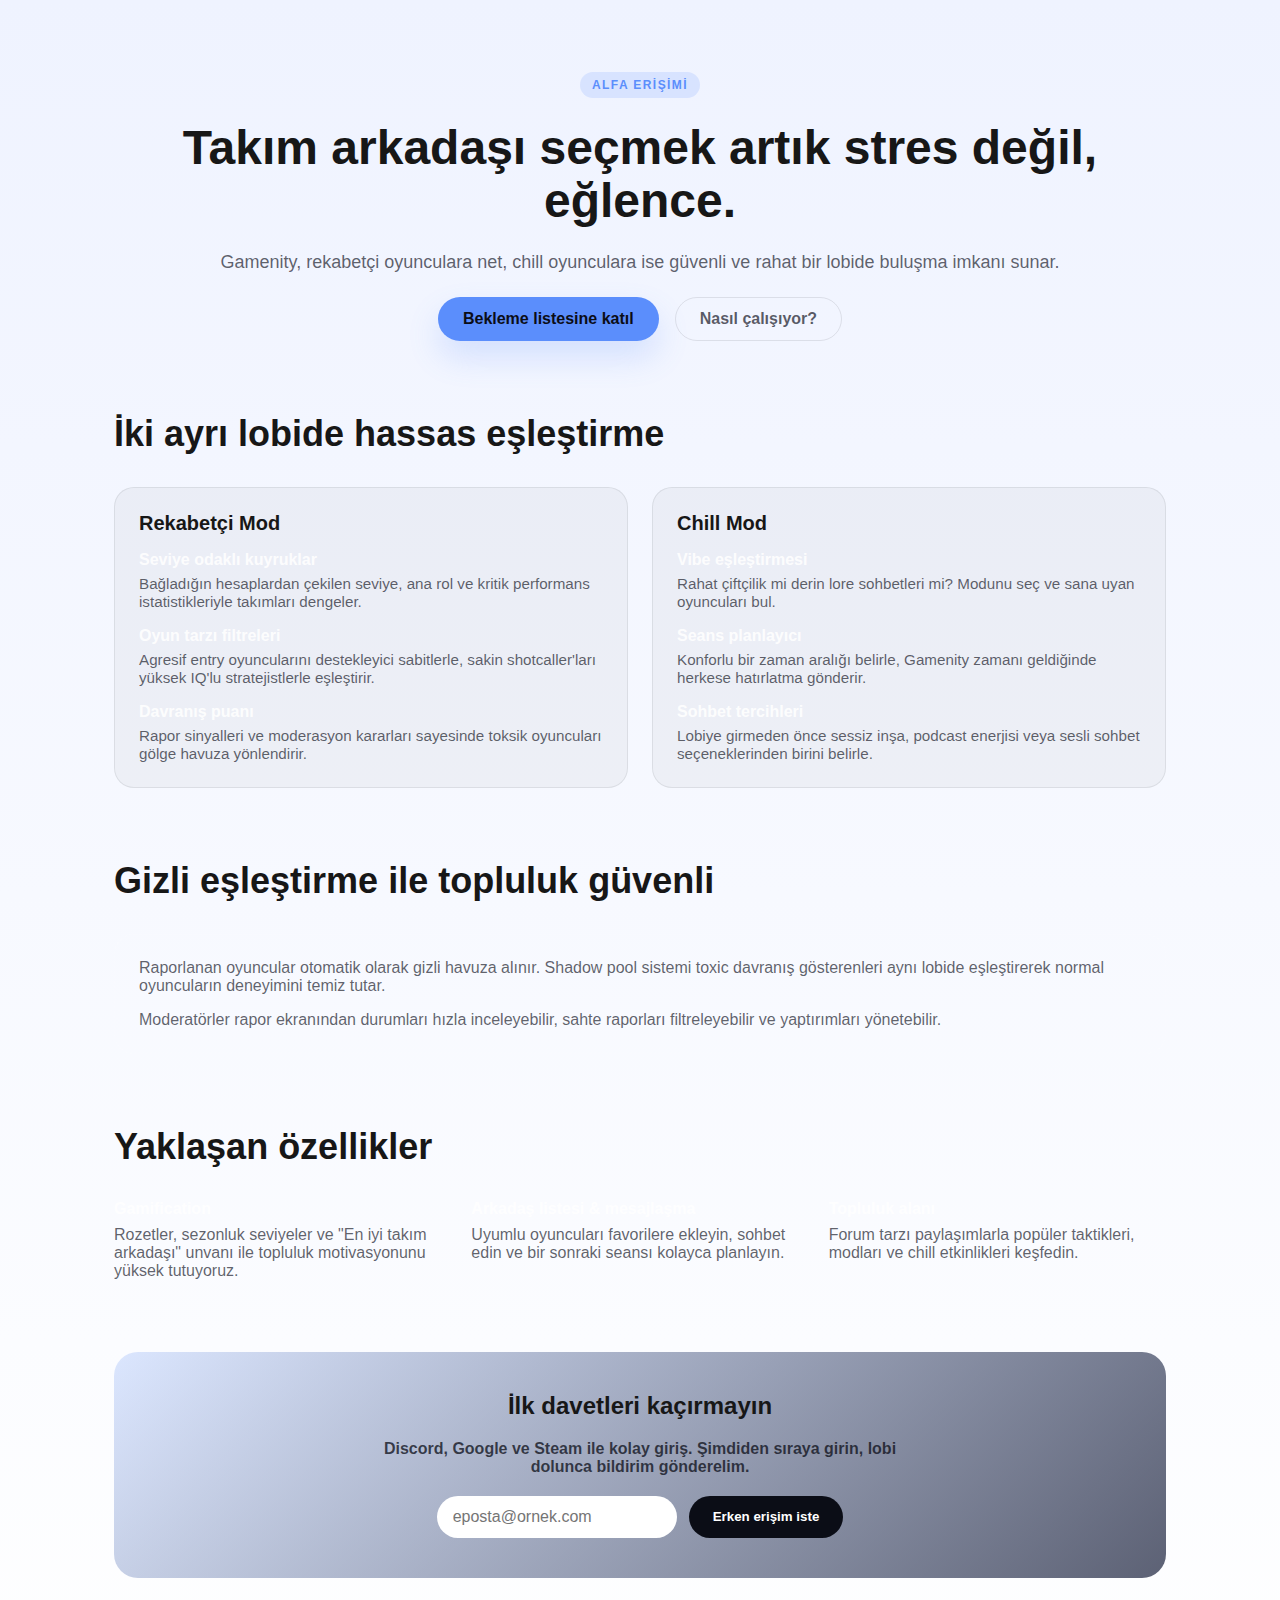
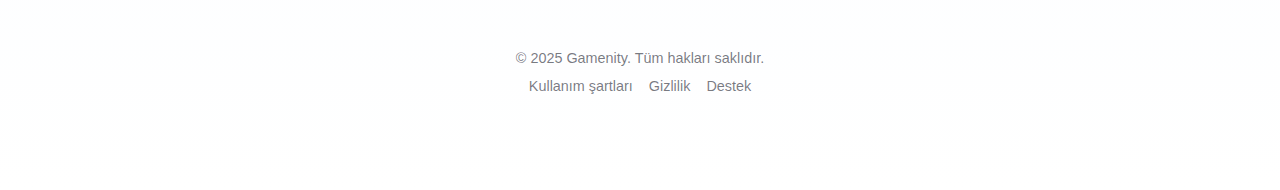
<file: index.html>
<!DOCTYPE html>
<html lang="tr">
  <head>
    <meta charset="utf-8" />
    <meta name="viewport" content="width=device-width, initial-scale=1" />
    <title>Gamenity | Rekabetçi ve chill oyuncular için akıllı eşleştirme</title>
    <meta
      name="description"
      content="Gamenity, Valorant, LoL, CS2 gibi rekabetçi oyunlarda ve Stardew Valley, Minecraft gibi chill deneyimlerde doğru takım arkadaşını bulmanızı sağlayan eşleştirme platformudur."
    />
    <link rel="stylesheet" href="style.css" />
  </head>
  <body>
    <div class="wrapper">
      <header class="hero">
        <span class="beta-pill">Alfa erişimi</span>
        <h1 class="headline">Takım arkadaşı seçmek artık stres değil, eğlence.</h1>
        <p class="tagline">
          Gamenity, rekabetçi oyunculara net, chill oyunculara ise güvenli ve rahat bir lobide buluşma imkanı sunar.
        </p>
        <div class="cta-row">
          <a href="#waitlist" class="primary-cta">Bekleme listesine katıl</a>
          <a href="#how-it-works" class="secondary-cta">Nasıl çalışıyor?</a>
        </div>
      </header>

      <section id="how-it-works" class="section">
        <h2>İki ayrı lobide hassas eşleştirme</h2>
        <div class="feature-grid">
          <article class="feature-card">
            <h3>Rekabetçi Mod</h3>
            <ul>
              <li>
                <strong>Seviye odaklı kuyruklar</strong>
                <span>Bağladığın hesaplardan çekilen seviye, ana rol ve kritik performans istatistikleriyle takımları dengeler.</span>
              </li>
              <li>
                <strong>Oyun tarzı filtreleri</strong>
                <span>Agresif entry oyuncularını destekleyici sabitlerle, sakin shotcaller'ları yüksek IQ'lu stratejistlerle eşleştirir.</span>
              </li>
              <li>
                <strong>Davranış puanı</strong>
                <span>Rapor sinyalleri ve moderasyon kararları sayesinde toksik oyuncuları gölge havuza yönlendirir.</span>
              </li>
            </ul>
          </article>
          <article class="feature-card">
            <h3>Chill Mod</h3>
            <ul>
              <li>
                <strong>Vibe eşleştirmesi</strong>
                <span>Rahat çiftçilik mi derin lore sohbetleri mi? Modunu seç ve sana uyan oyuncuları bul.</span>
              </li>
              <li>
                <strong>Seans planlayıcı</strong>
                <span>Konforlu bir zaman aralığı belirle, Gamenity zamanı geldiğinde herkese hatırlatma gönderir.</span>
              </li>
              <li>
                <strong>Sohbet tercihleri</strong>
                <span>Lobiye girmeden önce sessiz inşa, podcast enerjisi veya sesli sohbet seçeneklerinden birini belirle.</span>
              </li>
            </ul>
          </article>
        </div>
      </section>

      <section class="section">
        <h2>Gizli eşleştirme ile topluluk güvenli</h2>
        <div class="shadow-pool">
          <p>
            Raporlanan oyuncular otomatik olarak gizli havuza alınır. Shadow pool sistemi toxic davranış gösterenleri aynı lobide eşleştirerek normal oyuncuların deneyimini temiz tutar.
          </p>
          <p>
            Moderatörler rapor ekranından durumları hızla inceleyebilir, sahte raporları filtreleyebilir ve yaptırımları yönetebilir.
          </p>
        </div>
      </section>

      <section class="section">
        <h2>Yaklaşan özellikler</h2>
        <div class="roadmap">
          <div>
            <h4>Gamification</h4>
            <p>Rozetler, sezonluk seviyeler ve "En iyi takım arkadaşı" unvanı ile topluluk motivasyonunu yüksek tutuyoruz.</p>
          </div>
          <div>
            <h4>Arkadaş listesi &amp; mesajlaşma</h4>
            <p>Uyumlu oyuncuları favorilere ekleyin, sohbet edin ve bir sonraki seansı kolayca planlayın.</p>
          </div>
          <div>
            <h4>Topluluk alanı</h4>
            <p>Forum tarzı paylaşımlarla popüler taktikleri, modları ve chill etkinlikleri keşfedin.</p>
          </div>
        </div>
      </section>

      <section id="waitlist" class="waitlist">
        <h2>İlk davetleri kaçırmayın</h2>
        <p>Discord, Google ve Steam ile kolay giriş. Şimdiden sıraya girin, lobi dolunca bildirim gönderelim.</p>
        <form class="waitlist-form">
          <label class="visually-hidden" for="email">E-posta adresi</label>
          <input id="email" type="email" placeholder="eposta@ornek.com" required />
          <button type="submit">Erken erişim iste</button>
        </form>
      </section>

      <footer class="footer">
        <span>© 2025 Gamenity. Tüm hakları saklıdır.</span>
        <nav>
          <a href="#">Kullanım şartları</a>
          <a href="#">Gizlilik</a>
          <a href="#how-it-works">Destek</a>
        </nav>
      </footer>
    </div>
  </body>
</html>
</file>
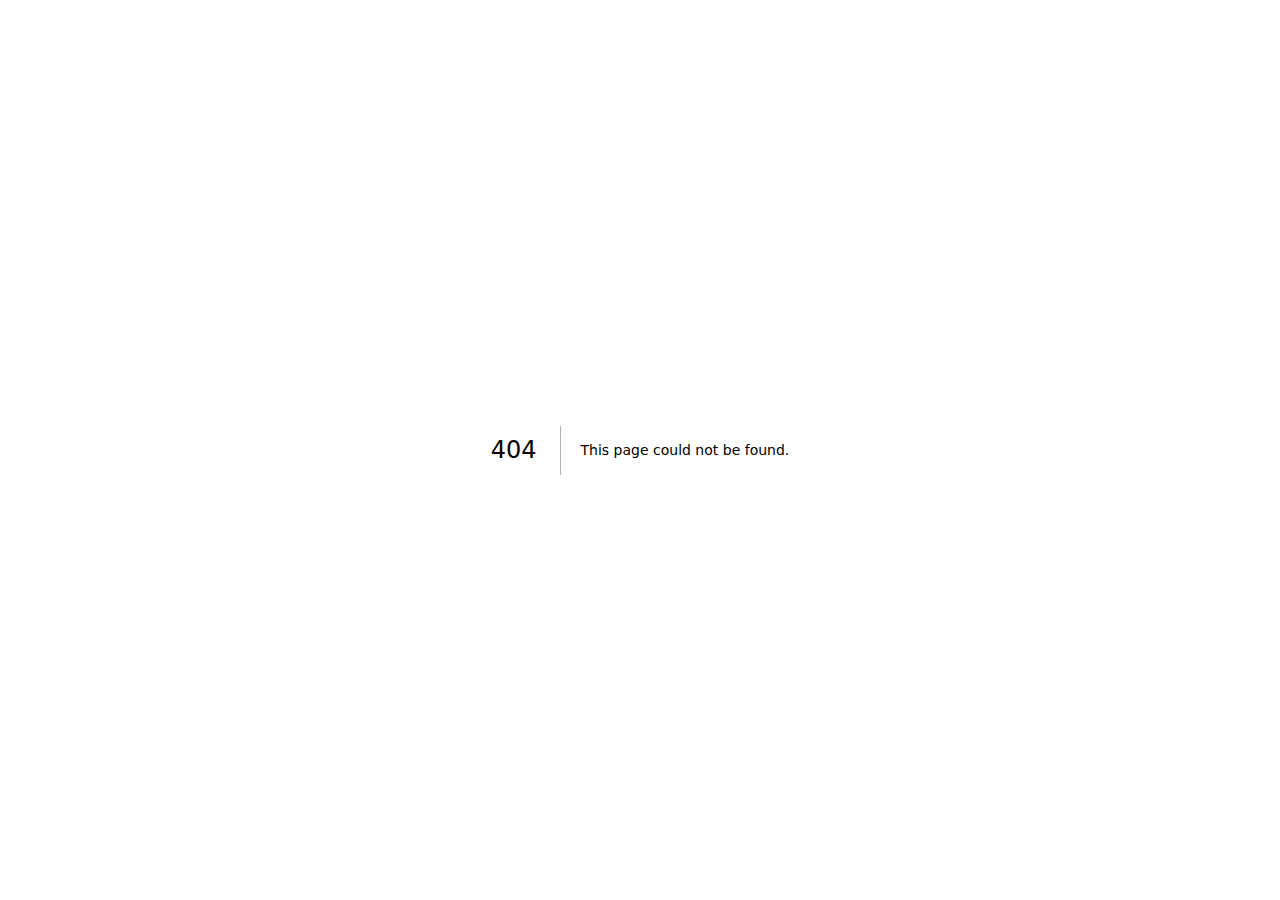
<file: 404/index.html>
<!DOCTYPE html><!--474KJSxjUzL13pkb5TWMB--><html lang="tr"><head><meta charSet="utf-8"/><meta name="viewport" content="width=device-width, initial-scale=1"/><link rel="stylesheet" href="/WebappSecret/_next/static/chunks/81caae21b42961db.css" data-precedence="next"/><link rel="preload" as="script" fetchPriority="low" href="/WebappSecret/_next/static/chunks/6df475d94f99a564.js"/><script src="/WebappSecret/_next/static/chunks/2ef3c797f1bf0398.js" async=""></script><script src="/WebappSecret/_next/static/chunks/aebf89b62689cdc3.js" async=""></script><script src="/WebappSecret/_next/static/chunks/c1b6ab310b19a169.js" async=""></script><script src="/WebappSecret/_next/static/chunks/turbopack-89c6814a2fff22df.js" async=""></script><script src="/WebappSecret/_next/static/chunks/97783b2ca1354324.js" async=""></script><script src="/WebappSecret/_next/static/chunks/144d68bb964dcdb9.js" async=""></script><meta name="robots" content="noindex"/><meta name="next-size-adjust" content=""/><title>404: This page could not be found.</title><title>Gamenity | Rekabetçi ve chill oyuncular için akıllı eşleştirme</title><meta name="description" content="Gamenity, Valorant, LoL, CS2 gibi rekabetçi oyunlarda ve Stardew Valley, Minecraft gibi chill deneyimlerde doğru takım arkadaşını bulmanızı sağlayan eşleştirme platformudur."/><meta property="og:title" content="Gamenity Matchmaking Platform"/><meta property="og:description" content="Rank, tarz ve kişilik tercihlerine göre takım arkadaşı bulun. Chill lobiler için güvenli ve sıcak ortam yaratın."/><meta property="og:type" content="website"/><meta name="twitter:card" content="summary"/><meta name="twitter:title" content="Gamenity Matchmaking Platform"/><meta name="twitter:description" content="Rank, tarz ve kişilik tercihlerine göre takım arkadaşı bulun. Chill lobiler için güvenli ve sıcak ortam yaratın."/><link rel="icon" href="/WebappSecret/favicon.ico?favicon.0b3bf435.ico" sizes="256x256" type="image/x-icon"/><script src="/WebappSecret/_next/static/chunks/a6dad97d9634a72d.js" noModule=""></script></head><body class="geist_a71539c9-module__T19VSG__variable geist_mono_8d43a2aa-module__8Li5zG__variable"><div hidden=""><!--$--><!--/$--></div><div style="font-family:system-ui,&quot;Segoe UI&quot;,Roboto,Helvetica,Arial,sans-serif,&quot;Apple Color Emoji&quot;,&quot;Segoe UI Emoji&quot;;height:100vh;text-align:center;display:flex;flex-direction:column;align-items:center;justify-content:center"><div><style>body{color:#000;background:#fff;margin:0}.next-error-h1{border-right:1px solid rgba(0,0,0,.3)}@media (prefers-color-scheme:dark){body{color:#fff;background:#000}.next-error-h1{border-right:1px solid rgba(255,255,255,.3)}}</style><h1 class="next-error-h1" style="display:inline-block;margin:0 20px 0 0;padding:0 23px 0 0;font-size:24px;font-weight:500;vertical-align:top;line-height:49px">404</h1><div style="display:inline-block"><h2 style="font-size:14px;font-weight:400;line-height:49px;margin:0">This page could not be found.</h2></div></div></div><!--$--><!--/$--><script src="/WebappSecret/_next/static/chunks/6df475d94f99a564.js" id="_R_" async=""></script><script>(self.__next_f=self.__next_f||[]).push([0])</script><script>self.__next_f.push([1,"1:\"$Sreact.fragment\"\n2:I[27702,[\"/WebappSecret/_next/static/chunks/97783b2ca1354324.js\",\"/WebappSecret/_next/static/chunks/144d68bb964dcdb9.js\"],\"default\"]\n3:I[78771,[\"/WebappSecret/_next/static/chunks/97783b2ca1354324.js\",\"/WebappSecret/_next/static/chunks/144d68bb964dcdb9.js\"],\"default\"]\n4:I[26905,[\"/WebappSecret/_next/static/chunks/97783b2ca1354324.js\",\"/WebappSecret/_next/static/chunks/144d68bb964dcdb9.js\"],\"OutletBoundary\"]\n6:I[58136,[\"/WebappSecret/_next/static/chunks/97783b2ca1354324.js\",\"/WebappSecret/_next/static/chunks/144d68bb964dcdb9.js\"],\"AsyncMetadataOutlet\"]\n8:I[26905,[\"/WebappSecret/_next/static/chunks/97783b2ca1354324.js\",\"/WebappSecret/_next/static/chunks/144d68bb964dcdb9.js\"],\"ViewportBoundary\"]\na:I[26905,[\"/WebappSecret/_next/static/chunks/97783b2ca1354324.js\",\"/WebappSecret/_next/static/chunks/144d68bb964dcdb9.js\"],\"MetadataBoundary\"]\nb:\"$Sreact.suspense\"\nd:I[96674,[\"/WebappSecret/_next/static/chunks/97783b2ca1354324.js\",\"/WebappSecret/_next/static/chunks/144d68bb964dcdb9.js\"],\"default\"]\n:HL[\"/WebappSecret/_next/static/chunks/81caae21b42961db.css\",\"style\"]\n"])</script><script>self.__next_f.push([1,"0:{\"P\":null,\"b\":\"474KJSxjUzL13pkb5TWMB\",\"p\":\"/WebappSecret\",\"c\":[\"\",\"_not-found\",\"\"],\"i\":false,\"f\":[[[\"\",{\"children\":[\"/_not-found\",{\"children\":[\"__PAGE__\",{}]}]},\"$undefined\",\"$undefined\",true],[\"\",[\"$\",\"$1\",\"c\",{\"children\":[[[\"$\",\"link\",\"0\",{\"rel\":\"stylesheet\",\"href\":\"/WebappSecret/_next/static/chunks/81caae21b42961db.css\",\"precedence\":\"next\",\"crossOrigin\":\"$undefined\",\"nonce\":\"$undefined\"}]],[\"$\",\"html\",null,{\"lang\":\"tr\",\"children\":[\"$\",\"body\",null,{\"className\":\"geist_a71539c9-module__T19VSG__variable geist_mono_8d43a2aa-module__8Li5zG__variable\",\"children\":[\"$\",\"$L2\",null,{\"parallelRouterKey\":\"children\",\"error\":\"$undefined\",\"errorStyles\":\"$undefined\",\"errorScripts\":\"$undefined\",\"template\":[\"$\",\"$L3\",null,{}],\"templateStyles\":\"$undefined\",\"templateScripts\":\"$undefined\",\"notFound\":[[[\"$\",\"title\",null,{\"children\":\"404: This page could not be found.\"}],[\"$\",\"div\",null,{\"style\":{\"fontFamily\":\"system-ui,\\\"Segoe UI\\\",Roboto,Helvetica,Arial,sans-serif,\\\"Apple Color Emoji\\\",\\\"Segoe UI Emoji\\\"\",\"height\":\"100vh\",\"textAlign\":\"center\",\"display\":\"flex\",\"flexDirection\":\"column\",\"alignItems\":\"center\",\"justifyContent\":\"center\"},\"children\":[\"$\",\"div\",null,{\"children\":[[\"$\",\"style\",null,{\"dangerouslySetInnerHTML\":{\"__html\":\"body{color:#000;background:#fff;margin:0}.next-error-h1{border-right:1px solid rgba(0,0,0,.3)}@media (prefers-color-scheme:dark){body{color:#fff;background:#000}.next-error-h1{border-right:1px solid rgba(255,255,255,.3)}}\"}}],[\"$\",\"h1\",null,{\"className\":\"next-error-h1\",\"style\":{\"display\":\"inline-block\",\"margin\":\"0 20px 0 0\",\"padding\":\"0 23px 0 0\",\"fontSize\":24,\"fontWeight\":500,\"verticalAlign\":\"top\",\"lineHeight\":\"49px\"},\"children\":404}],[\"$\",\"div\",null,{\"style\":{\"display\":\"inline-block\"},\"children\":[\"$\",\"h2\",null,{\"style\":{\"fontSize\":14,\"fontWeight\":400,\"lineHeight\":\"49px\",\"margin\":0},\"children\":\"This page could not be found.\"}]}]]}]}]],[]],\"forbidden\":\"$undefined\",\"unauthorized\":\"$undefined\"}]}]}]]}],{\"children\":[\"/_not-found\",[\"$\",\"$1\",\"c\",{\"children\":[null,[\"$\",\"$L2\",null,{\"parallelRouterKey\":\"children\",\"error\":\"$undefined\",\"errorStyles\":\"$undefined\",\"errorScripts\":\"$undefined\",\"template\":[\"$\",\"$L3\",null,{}],\"templateStyles\":\"$undefined\",\"templateScripts\":\"$undefined\",\"notFound\":\"$undefined\",\"forbidden\":\"$undefined\",\"unauthorized\":\"$undefined\"}]]}],{\"children\":[\"__PAGE__\",[\"$\",\"$1\",\"c\",{\"children\":[[[\"$\",\"title\",null,{\"children\":\"404: This page could not be found.\"}],[\"$\",\"div\",null,{\"style\":\"$0:f:0:1:1:props:children:1:props:children:props:children:props:notFound:0:1:props:style\",\"children\":[\"$\",\"div\",null,{\"children\":[[\"$\",\"style\",null,{\"dangerouslySetInnerHTML\":{\"__html\":\"body{color:#000;background:#fff;margin:0}.next-error-h1{border-right:1px solid rgba(0,0,0,.3)}@media (prefers-color-scheme:dark){body{color:#fff;background:#000}.next-error-h1{border-right:1px solid rgba(255,255,255,.3)}}\"}}],[\"$\",\"h1\",null,{\"className\":\"next-error-h1\",\"style\":\"$0:f:0:1:1:props:children:1:props:children:props:children:props:notFound:0:1:props:children:props:children:1:props:style\",\"children\":404}],[\"$\",\"div\",null,{\"style\":\"$0:f:0:1:1:props:children:1:props:children:props:children:props:notFound:0:1:props:children:props:children:2:props:style\",\"children\":[\"$\",\"h2\",null,{\"style\":\"$0:f:0:1:1:props:children:1:props:children:props:children:props:notFound:0:1:props:children:props:children:2:props:children:props:style\",\"children\":\"This page could not be found.\"}]}]]}]}]],null,[\"$\",\"$L4\",null,{\"children\":[\"$L5\",[\"$\",\"$L6\",null,{\"promise\":\"$@7\"}]]}]]}],{},null,false]},null,false]},null,false],[\"$\",\"$1\",\"h\",{\"children\":[[\"$\",\"meta\",null,{\"name\":\"robots\",\"content\":\"noindex\"}],[[\"$\",\"$L8\",null,{\"children\":\"$L9\"}],[\"$\",\"meta\",null,{\"name\":\"next-size-adjust\",\"content\":\"\"}]],[\"$\",\"$La\",null,{\"children\":[\"$\",\"div\",null,{\"hidden\":true,\"children\":[\"$\",\"$b\",null,{\"fallback\":null,\"children\":\"$Lc\"}]}]}]]}],false]],\"m\":\"$undefined\",\"G\":[\"$d\",\"$undefined\"],\"s\":false,\"S\":true}\n"])</script><script>self.__next_f.push([1,"9:[[\"$\",\"meta\",\"0\",{\"charSet\":\"utf-8\"}],[\"$\",\"meta\",\"1\",{\"name\":\"viewport\",\"content\":\"width=device-width, initial-scale=1\"}]]\n5:null\n"])</script><script>self.__next_f.push([1,"e:I[35695,[\"/WebappSecret/_next/static/chunks/97783b2ca1354324.js\",\"/WebappSecret/_next/static/chunks/144d68bb964dcdb9.js\"],\"IconMark\"]\n"])</script><script>self.__next_f.push([1,"7:{\"metadata\":[[\"$\",\"title\",\"0\",{\"children\":\"Gamenity | Rekabetçi ve chill oyuncular için akıllı eşleştirme\"}],[\"$\",\"meta\",\"1\",{\"name\":\"description\",\"content\":\"Gamenity, Valorant, LoL, CS2 gibi rekabetçi oyunlarda ve Stardew Valley, Minecraft gibi chill deneyimlerde doğru takım arkadaşını bulmanızı sağlayan eşleştirme platformudur.\"}],[\"$\",\"meta\",\"2\",{\"property\":\"og:title\",\"content\":\"Gamenity Matchmaking Platform\"}],[\"$\",\"meta\",\"3\",{\"property\":\"og:description\",\"content\":\"Rank, tarz ve kişilik tercihlerine göre takım arkadaşı bulun. Chill lobiler için güvenli ve sıcak ortam yaratın.\"}],[\"$\",\"meta\",\"4\",{\"property\":\"og:type\",\"content\":\"website\"}],[\"$\",\"meta\",\"5\",{\"name\":\"twitter:card\",\"content\":\"summary\"}],[\"$\",\"meta\",\"6\",{\"name\":\"twitter:title\",\"content\":\"Gamenity Matchmaking Platform\"}],[\"$\",\"meta\",\"7\",{\"name\":\"twitter:description\",\"content\":\"Rank, tarz ve kişilik tercihlerine göre takım arkadaşı bulun. Chill lobiler için güvenli ve sıcak ortam yaratın.\"}],[\"$\",\"link\",\"8\",{\"rel\":\"icon\",\"href\":\"/WebappSecret/favicon.ico?favicon.0b3bf435.ico\",\"sizes\":\"256x256\",\"type\":\"image/x-icon\"}],[\"$\",\"$Le\",\"9\",{}]],\"error\":null,\"digest\":\"$undefined\"}\n"])</script><script>self.__next_f.push([1,"c:\"$7:metadata\"\n"])</script></body></html>
</file>
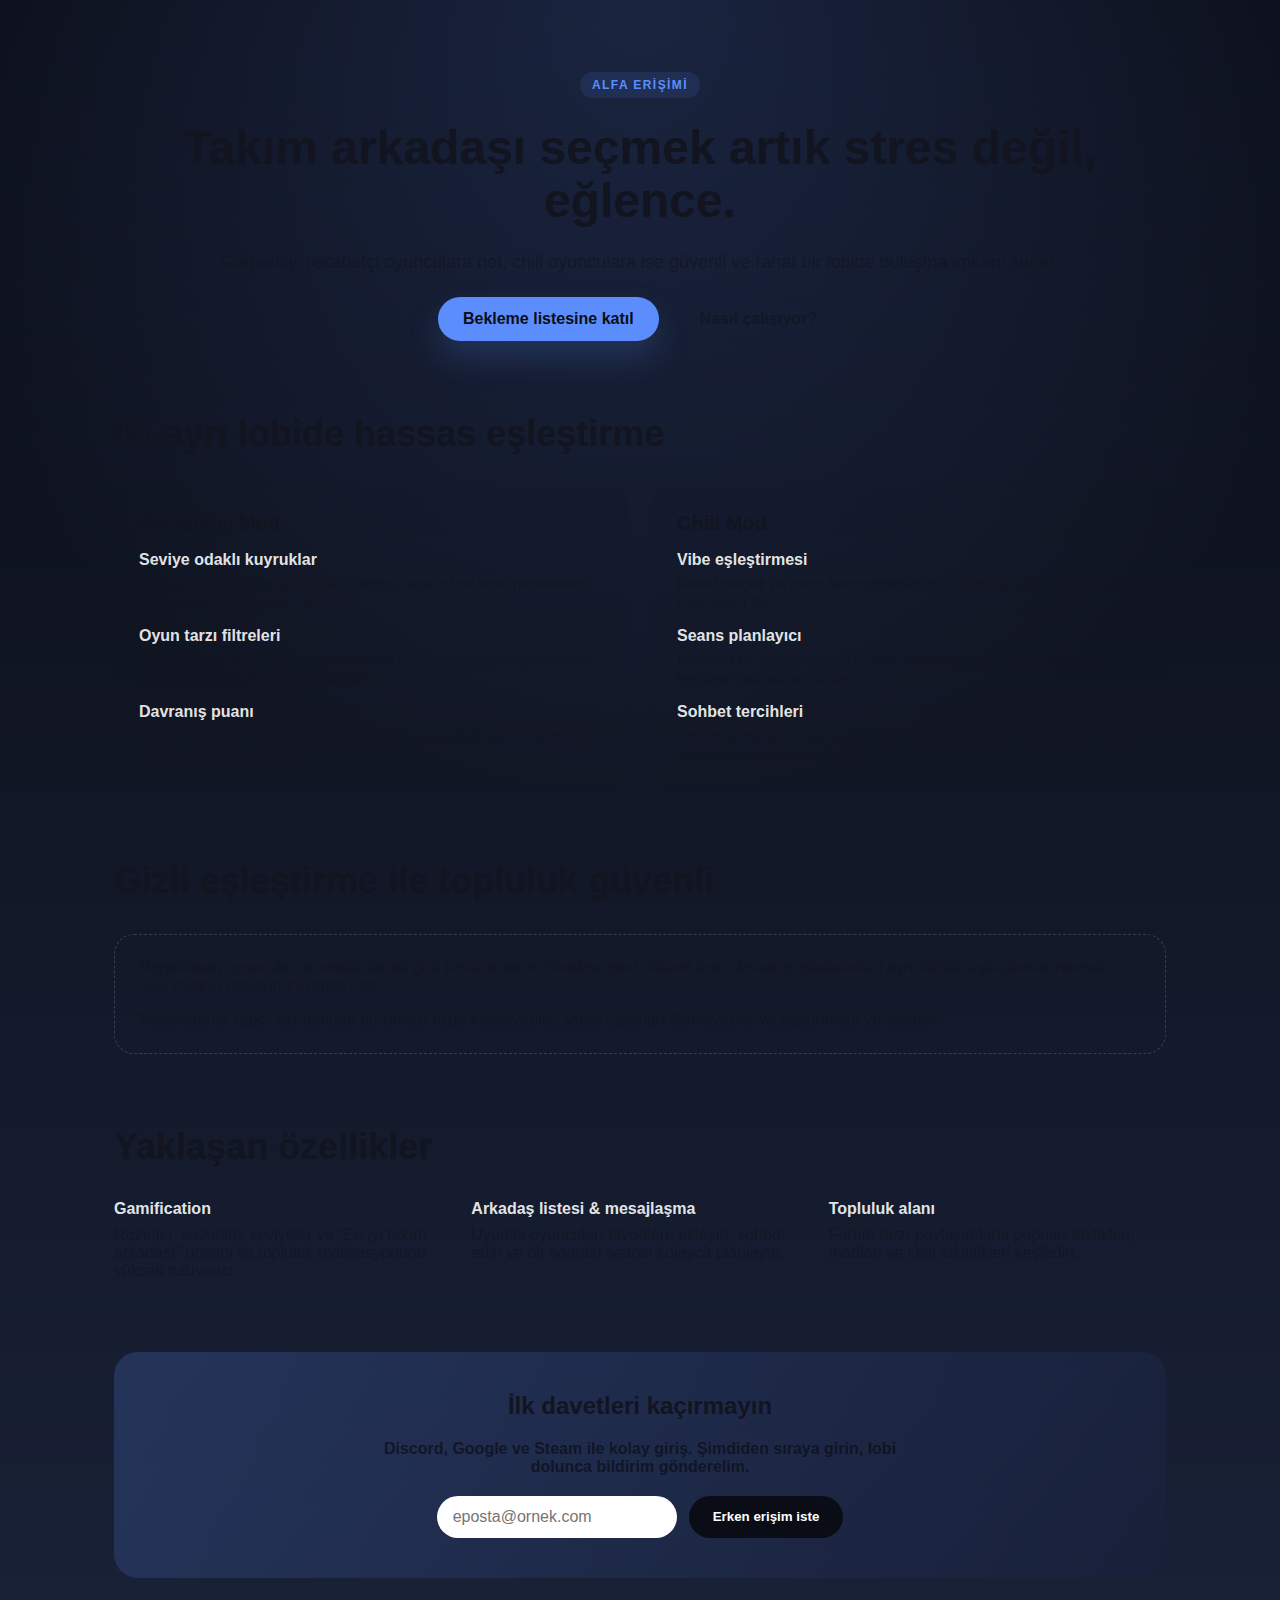
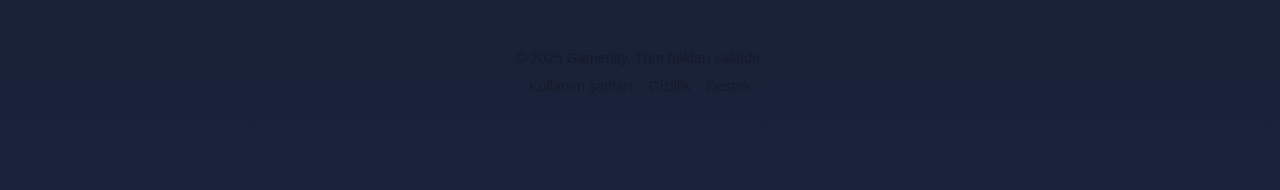
<file: WebappSecret/index.html>
<!DOCTYPE html><!--474KJSxjUzL13pkb5TWMB--><html lang="tr"><head><meta charSet="utf-8"/><meta name="viewport" content="width=device-width, initial-scale=1"/><link rel="preload" href="/WebappSecret/_next/static/media/797e433ab948586e-s.p.dbea232f.woff2" as="font" crossorigin="" type="font/woff2"/><link rel="preload" href="/WebappSecret/_next/static/media/caa3a2e1cccd8315-s.p.853070df.woff2" as="font" crossorigin="" type="font/woff2"/><link rel="stylesheet" href="/WebappSecret/_next/static/chunks/81caae21b42961db.css" data-precedence="next"/><link rel="stylesheet" href="/WebappSecret/_next/static/chunks/30717c908f9c6796.css" data-precedence="next"/><link rel="preload" as="script" fetchPriority="low" href="/WebappSecret/_next/static/chunks/6df475d94f99a564.js"/><script src="/WebappSecret/_next/static/chunks/2ef3c797f1bf0398.js" async=""></script><script src="/WebappSecret/_next/static/chunks/aebf89b62689cdc3.js" async=""></script><script src="/WebappSecret/_next/static/chunks/c1b6ab310b19a169.js" async=""></script><script src="/WebappSecret/_next/static/chunks/turbopack-89c6814a2fff22df.js" async=""></script><script src="/WebappSecret/_next/static/chunks/97783b2ca1354324.js" async=""></script><script src="/WebappSecret/_next/static/chunks/144d68bb964dcdb9.js" async=""></script><script src="/WebappSecret/_next/static/chunks/1f3bc30eab964b4a.js" async=""></script><meta name="next-size-adjust" content=""/><title>Gamenity | Rekabetçi ve chill oyuncular için akıllı eşleştirme</title><meta name="description" content="Gamenity, Valorant, LoL, CS2 gibi rekabetçi oyunlarda ve Stardew Valley, Minecraft gibi chill deneyimlerde doğru takım arkadaşını bulmanızı sağlayan eşleştirme platformudur."/><meta property="og:title" content="Gamenity Matchmaking Platform"/><meta property="og:description" content="Rank, tarz ve kişilik tercihlerine göre takım arkadaşı bulun. Chill lobiler için güvenli ve sıcak ortam yaratın."/><meta property="og:type" content="website"/><meta name="twitter:card" content="summary"/><meta name="twitter:title" content="Gamenity Matchmaking Platform"/><meta name="twitter:description" content="Rank, tarz ve kişilik tercihlerine göre takım arkadaşı bulun. Chill lobiler için güvenli ve sıcak ortam yaratın."/><link rel="icon" href="/WebappSecret/favicon.ico?favicon.0b3bf435.ico" sizes="256x256" type="image/x-icon"/><script src="/WebappSecret/_next/static/chunks/a6dad97d9634a72d.js" noModule=""></script></head><body class="geist_a71539c9-module__T19VSG__variable geist_mono_8d43a2aa-module__8Li5zG__variable"><div hidden=""><!--$--><!--/$--></div><div class="page-module__OMRgBq__wrapper"><header class="page-module__OMRgBq__hero"><span class="page-module__OMRgBq__betaPill">Alfa erişimi</span><h1 class="page-module__OMRgBq__headline">Takım arkadaşı seçmek artık stres değil, eğlence.</h1><p class="page-module__OMRgBq__tagline">Gamenity, rekabetçi oyunculara net, chill oyunculara ise güvenli ve rahat bir lobide buluşma imkanı sunar.</p><div class="page-module__OMRgBq__ctaRow"><a class="page-module__OMRgBq__primaryCta" href="#waitlist">Bekleme listesine katıl</a><a href="#how-it-works" class="page-module__OMRgBq__secondaryCta">Nasıl çalışıyor?</a></div></header><section id="how-it-works" class="page-module__OMRgBq__section"><h2>İki ayrı lobide hassas eşleştirme</h2><div class="page-module__OMRgBq__featureGrid"><article class="page-module__OMRgBq__featureCard"><h3>Rekabetçi Mod</h3><ul><li><strong>Seviye odaklı kuyruklar</strong><span>Bağladığın hesaplardan çekilen seviye, ana rol ve kritik performans istatistikleriyle takımları dengeler.</span></li><li><strong>Oyun tarzı filtreleri</strong><span>Agresif entry oyuncularını destekleyici sabitlerle, sakin shotcaller&#x27;ları yüksek IQ&#x27;lu stratejistlerle eşleştirir.</span></li><li><strong>Davranış puanı</strong><span>Rapor sinyalleri ve moderasyon kararları sayesinde toksik oyuncuları gölge havuza yönlendirir.</span></li></ul></article><article class="page-module__OMRgBq__featureCard"><h3>Chill Mod</h3><ul><li><strong>Vibe eşleştirmesi</strong><span>Rahat çiftçilik mi derin lore sohbetleri mi? Modunu seç ve sana uyan oyuncuları bul.</span></li><li><strong>Seans planlayıcı</strong><span>Konforlu bir zaman aralığı belirle, Gamenity zamanı geldiğinde herkese hatırlatma gönderir.</span></li><li><strong>Sohbet tercihleri</strong><span>Lobiye girmeden önce sessiz inşa, podcast enerjisi veya sesli sohbet seçeneklerinden birini belirle.</span></li></ul></article></div></section><section class="page-module__OMRgBq__section"><h2>Gizli eşleştirme ile topluluk güvenli</h2><div class="page-module__OMRgBq__shadowPool"><p>Raporlanan oyuncular otomatik olarak gizli havuza alınır. Shadow pool sistemi toxic davranış gösterenleri aynı lobide eşleştirerek normal oyuncuların deneyimini temiz tutar.</p><p>Moderatörler rapor ekranından durumları hızla inceleyebilir, sahte raporları filtreleyebilir ve yaptırımları yönetebilir.</p></div></section><section class="page-module__OMRgBq__section"><h2>Yaklaşan özellikler</h2><div class="page-module__OMRgBq__roadmap"><div><h4>Gamification</h4><p>Rozetler, sezonluk seviyeler ve &quot;En iyi takım arkadaşı&quot; unvanı ile topluluk motivasyonunu yüksek tutuyoruz.</p></div><div><h4>Arkadaş listesi &amp; mesajlaşma</h4><p>Uyumlu oyuncuları favorilere ekleyin, sohbet edin ve bir sonraki seansı kolayca planlayın.</p></div><div><h4>Topluluk alanı</h4><p>Forum tarzı paylaşımlarla popüler taktikleri, modları ve chill etkinlikleri keşfedin.</p></div></div></section><section id="waitlist" class="page-module__OMRgBq__waitlist"><h2>İlk davetleri kaçırmayın</h2><p>Discord, Google ve Steam ile kolay giriş. Şimdiden sıraya girin, lobi dolunca bildirim gönderelim.</p><form class="page-module__OMRgBq__waitlistForm"><label class="page-module__OMRgBq__visuallyHidden" for="email">E-posta adresi</label><input id="email" type="email" placeholder="eposta@ornek.com" required=""/><button type="submit">Erken erişim iste</button></form></section><footer class="page-module__OMRgBq__footer"><span>© <!-- -->2025<!-- --> Gamenity. Tüm hakları saklıdır.</span><nav><a href="#">Kullanım şartları</a><a href="#">Gizlilik</a><a href="#how-it-works">Destek</a></nav></footer></div><!--$--><!--/$--><script src="/WebappSecret/_next/static/chunks/6df475d94f99a564.js" id="_R_" async=""></script><script>(self.__next_f=self.__next_f||[]).push([0])</script><script>self.__next_f.push([1,"1:\"$Sreact.fragment\"\n2:I[27702,[\"/WebappSecret/_next/static/chunks/97783b2ca1354324.js\",\"/WebappSecret/_next/static/chunks/144d68bb964dcdb9.js\"],\"default\"]\n3:I[78771,[\"/WebappSecret/_next/static/chunks/97783b2ca1354324.js\",\"/WebappSecret/_next/static/chunks/144d68bb964dcdb9.js\"],\"default\"]\n4:I[96853,[\"/WebappSecret/_next/static/chunks/1f3bc30eab964b4a.js\"],\"default\"]\ne:I[96674,[],\"default\"]\n:HL[\"/WebappSecret/_next/static/chunks/81caae21b42961db.css\",\"style\"]\n:HL[\"/WebappSecret/_next/static/media/797e433ab948586e-s.p.dbea232f.woff2\",\"font\",{\"crossOrigin\":\"\",\"type\":\"font/woff2\"}]\n:HL[\"/WebappSecret/_next/static/media/caa3a2e1cccd8315-s.p.853070df.woff2\",\"font\",{\"crossOrigin\":\"\",\"type\":\"font/woff2\"}]\n:HL[\"/WebappSecret/_next/static/chunks/30717c908f9c6796.css\",\"style\"]\n"])</script><script>self.__next_f.push([1,"0:{\"P\":null,\"b\":\"474KJSxjUzL13pkb5TWMB\",\"p\":\"/WebappSecret\",\"c\":[\"\",\"\"],\"i\":false,\"f\":[[[\"\",{\"children\":[\"__PAGE__\",{}]},\"$undefined\",\"$undefined\",true],[\"\",[\"$\",\"$1\",\"c\",{\"children\":[[[\"$\",\"link\",\"0\",{\"rel\":\"stylesheet\",\"href\":\"/WebappSecret/_next/static/chunks/81caae21b42961db.css\",\"precedence\":\"next\",\"crossOrigin\":\"$undefined\",\"nonce\":\"$undefined\"}]],[\"$\",\"html\",null,{\"lang\":\"tr\",\"children\":[\"$\",\"body\",null,{\"className\":\"geist_a71539c9-module__T19VSG__variable geist_mono_8d43a2aa-module__8Li5zG__variable\",\"children\":[\"$\",\"$L2\",null,{\"parallelRouterKey\":\"children\",\"error\":\"$undefined\",\"errorStyles\":\"$undefined\",\"errorScripts\":\"$undefined\",\"template\":[\"$\",\"$L3\",null,{}],\"templateStyles\":\"$undefined\",\"templateScripts\":\"$undefined\",\"notFound\":[[[\"$\",\"title\",null,{\"children\":\"404: This page could not be found.\"}],[\"$\",\"div\",null,{\"style\":{\"fontFamily\":\"system-ui,\\\"Segoe UI\\\",Roboto,Helvetica,Arial,sans-serif,\\\"Apple Color Emoji\\\",\\\"Segoe UI Emoji\\\"\",\"height\":\"100vh\",\"textAlign\":\"center\",\"display\":\"flex\",\"flexDirection\":\"column\",\"alignItems\":\"center\",\"justifyContent\":\"center\"},\"children\":[\"$\",\"div\",null,{\"children\":[[\"$\",\"style\",null,{\"dangerouslySetInnerHTML\":{\"__html\":\"body{color:#000;background:#fff;margin:0}.next-error-h1{border-right:1px solid rgba(0,0,0,.3)}@media (prefers-color-scheme:dark){body{color:#fff;background:#000}.next-error-h1{border-right:1px solid rgba(255,255,255,.3)}}\"}}],[\"$\",\"h1\",null,{\"className\":\"next-error-h1\",\"style\":{\"display\":\"inline-block\",\"margin\":\"0 20px 0 0\",\"padding\":\"0 23px 0 0\",\"fontSize\":24,\"fontWeight\":500,\"verticalAlign\":\"top\",\"lineHeight\":\"49px\"},\"children\":404}],[\"$\",\"div\",null,{\"style\":{\"display\":\"inline-block\"},\"children\":[\"$\",\"h2\",null,{\"style\":{\"fontSize\":14,\"fontWeight\":400,\"lineHeight\":\"49px\",\"margin\":0},\"children\":\"This page could not be found.\"}]}]]}]}]],[]],\"forbidden\":\"$undefined\",\"unauthorized\":\"$undefined\"}]}]}]]}],{\"children\":[\"__PAGE__\",[\"$\",\"$1\",\"c\",{\"children\":[[\"$\",\"div\",null,{\"className\":\"page-module__OMRgBq__wrapper\",\"children\":[[\"$\",\"header\",null,{\"className\":\"page-module__OMRgBq__hero\",\"children\":[[\"$\",\"span\",null,{\"className\":\"page-module__OMRgBq__betaPill\",\"children\":\"Alfa erişimi\"}],[\"$\",\"h1\",null,{\"className\":\"page-module__OMRgBq__headline\",\"children\":\"Takım arkadaşı seçmek artık stres değil, eğlence.\"}],[\"$\",\"p\",null,{\"className\":\"page-module__OMRgBq__tagline\",\"children\":\"Gamenity, rekabetçi oyunculara net, chill oyunculara ise güvenli ve rahat bir lobide buluşma imkanı sunar.\"}],[\"$\",\"div\",null,{\"className\":\"page-module__OMRgBq__ctaRow\",\"children\":[[\"$\",\"$L4\",null,{\"href\":\"#waitlist\",\"className\":\"page-module__OMRgBq__primaryCta\",\"children\":\"Bekleme listesine katıl\"}],[\"$\",\"a\",null,{\"href\":\"#how-it-works\",\"className\":\"page-module__OMRgBq__secondaryCta\",\"children\":\"Nasıl çalışıyor?\"}]]}]]}],[\"$\",\"section\",null,{\"id\":\"how-it-works\",\"className\":\"page-module__OMRgBq__section\",\"children\":[[\"$\",\"h2\",null,{\"children\":\"İki ayrı lobide hassas eşleştirme\"}],[\"$\",\"div\",null,{\"className\":\"page-module__OMRgBq__featureGrid\",\"children\":[[\"$\",\"article\",null,{\"className\":\"page-module__OMRgBq__featureCard\",\"children\":[[\"$\",\"h3\",null,{\"children\":\"Rekabetçi Mod\"}],[\"$\",\"ul\",null,{\"children\":[[\"$\",\"li\",\"Seviye odaklı kuyruklar\",{\"children\":[[\"$\",\"strong\",null,{\"children\":\"Seviye odaklı kuyruklar\"}],[\"$\",\"span\",null,{\"children\":\"Bağladığın hesaplardan çekilen seviye, ana rol ve kritik performans istatistikleriyle takımları dengeler.\"}]]}],[\"$\",\"li\",\"Oyun tarzı filtreleri\",{\"children\":[[\"$\",\"strong\",null,{\"children\":\"Oyun tarzı filtreleri\"}],[\"$\",\"span\",null,{\"children\":\"Agresif entry oyuncularını destekleyici sabitlerle, sakin shotcaller'ları yüksek IQ'lu stratejistlerle eşleştirir.\"}]]}],[\"$\",\"li\",\"Davranış puanı\",{\"children\":[[\"$\",\"strong\",null,{\"children\":\"Davranış puanı\"}],[\"$\",\"span\",null,{\"children\":\"Rapor sinyalleri ve moderasyon kararları sayesinde toksik oyuncuları gölge havuza yönlendirir.\"}]]}]]}]]}],[\"$\",\"article\",null,{\"className\":\"page-module__OMRgBq__featureCard\",\"children\":[[\"$\",\"h3\",null,{\"children\":\"Chill Mod\"}],[\"$\",\"ul\",null,{\"children\":[[\"$\",\"li\",\"Vibe eşleştirmesi\",{\"children\":[[\"$\",\"strong\",null,{\"children\":\"Vibe eşleştirmesi\"}],[\"$\",\"span\",null,{\"children\":\"Rahat çiftçilik mi derin lore sohbetleri mi? Modunu seç ve sana uyan oyuncuları bul.\"}]]}],[\"$\",\"li\",\"Seans planlayıcı\",{\"children\":[[\"$\",\"strong\",null,{\"children\":\"Seans planlayıcı\"}],[\"$\",\"span\",null,{\"children\":\"Konforlu bir zaman aralığı belirle, Gamenity zamanı geldiğinde herkese hatırlatma gönderir.\"}]]}],\"$L5\"]}]]}]]}]]}],\"$L6\",\"$L7\",\"$L8\",\"$L9\"]}],[\"$La\",\"$Lb\"],\"$Lc\"]}],{},null,false]},null,false],\"$Ld\",false]],\"m\":\"$undefined\",\"G\":[\"$e\",[\"$Lf\"]],\"s\":false,\"S\":true}\n"])</script><script>self.__next_f.push([1,"10:I[26905,[\"/WebappSecret/_next/static/chunks/97783b2ca1354324.js\",\"/WebappSecret/_next/static/chunks/144d68bb964dcdb9.js\"],\"OutletBoundary\"]\n12:I[58136,[\"/WebappSecret/_next/static/chunks/97783b2ca1354324.js\",\"/WebappSecret/_next/static/chunks/144d68bb964dcdb9.js\"],\"AsyncMetadataOutlet\"]\n14:I[26905,[\"/WebappSecret/_next/static/chunks/97783b2ca1354324.js\",\"/WebappSecret/_next/static/chunks/144d68bb964dcdb9.js\"],\"ViewportBoundary\"]\n16:I[26905,[\"/WebappSecret/_next/static/chunks/97783b2ca1354324.js\",\"/WebappSecret/_next/static/chunks/144d68bb964dcdb9.js\"],\"MetadataBoundary\"]\n17:\"$Sreact.suspense\"\n5:[\"$\",\"li\",\"Sohbet tercihleri\",{\"children\":[[\"$\",\"strong\",null,{\"children\":\"Sohbet tercihleri\"}],[\"$\",\"span\",null,{\"children\":\"Lobiye girmeden önce sessiz inşa, podcast enerjisi veya sesli sohbet seçeneklerinden birini belirle.\"}]]}]\n6:[\"$\",\"section\",null,{\"className\":\"page-module__OMRgBq__section\",\"children\":[[\"$\",\"h2\",null,{\"children\":\"Gizli eşleştirme ile topluluk güvenli\"}],[\"$\",\"div\",null,{\"className\":\"page-module__OMRgBq__shadowPool\",\"children\":[[\"$\",\"p\",null,{\"children\":\"Raporlanan oyuncular otomatik olarak gizli havuza alınır. Shadow pool sistemi toxic davranış gösterenleri aynı lobide eşleştirerek normal oyuncuların deneyimini temiz tutar.\"}],[\"$\",\"p\",null,{\"children\":\"Moderatörler rapor ekranından durumları hızla inceleyebilir, sahte raporları filtreleyebilir ve yaptırımları yönetebilir.\"}]]}]]}]\n"])</script><script>self.__next_f.push([1,"7:[\"$\",\"section\",null,{\"className\":\"page-module__OMRgBq__section\",\"children\":[[\"$\",\"h2\",null,{\"children\":\"Yaklaşan özellikler\"}],[\"$\",\"div\",null,{\"className\":\"page-module__OMRgBq__roadmap\",\"children\":[[\"$\",\"div\",null,{\"children\":[[\"$\",\"h4\",null,{\"children\":\"Gamification\"}],[\"$\",\"p\",null,{\"children\":\"Rozetler, sezonluk seviyeler ve \\\"En iyi takım arkadaşı\\\" unvanı ile topluluk motivasyonunu yüksek tutuyoruz.\"}]]}],[\"$\",\"div\",null,{\"children\":[[\"$\",\"h4\",null,{\"children\":\"Arkadaş listesi \u0026 mesajlaşma\"}],[\"$\",\"p\",null,{\"children\":\"Uyumlu oyuncuları favorilere ekleyin, sohbet edin ve bir sonraki seansı kolayca planlayın.\"}]]}],[\"$\",\"div\",null,{\"children\":[[\"$\",\"h4\",null,{\"children\":\"Topluluk alanı\"}],[\"$\",\"p\",null,{\"children\":\"Forum tarzı paylaşımlarla popüler taktikleri, modları ve chill etkinlikleri keşfedin.\"}]]}]]}]]}]\n"])</script><script>self.__next_f.push([1,"8:[\"$\",\"section\",null,{\"id\":\"waitlist\",\"className\":\"page-module__OMRgBq__waitlist\",\"children\":[[\"$\",\"h2\",null,{\"children\":\"İlk davetleri kaçırmayın\"}],[\"$\",\"p\",null,{\"children\":\"Discord, Google ve Steam ile kolay giriş. Şimdiden sıraya girin, lobi dolunca bildirim gönderelim.\"}],[\"$\",\"form\",null,{\"className\":\"page-module__OMRgBq__waitlistForm\",\"children\":[[\"$\",\"label\",null,{\"className\":\"page-module__OMRgBq__visuallyHidden\",\"htmlFor\":\"email\",\"children\":\"E-posta adresi\"}],[\"$\",\"input\",null,{\"id\":\"email\",\"type\":\"email\",\"placeholder\":\"eposta@ornek.com\",\"required\":true}],[\"$\",\"button\",null,{\"type\":\"submit\",\"children\":\"Erken erişim iste\"}]]}]]}]\n9:[\"$\",\"footer\",null,{\"className\":\"page-module__OMRgBq__footer\",\"children\":[[\"$\",\"span\",null,{\"children\":[\"© \",2025,\" Gamenity. Tüm hakları saklıdır.\"]}],[\"$\",\"nav\",null,{\"children\":[[\"$\",\"a\",null,{\"href\":\"#\",\"children\":\"Kullanım şartları\"}],[\"$\",\"a\",null,{\"href\":\"#\",\"children\":\"Gizlilik\"}],[\"$\",\"a\",null,{\"href\":\"#how-it-works\",\"children\":\"Destek\"}]]}]]}]\na:[\"$\",\"link\",\"0\",{\"rel\":\"stylesheet\",\"href\":\"/WebappSecret/_next/static/chunks/30717c908f9c6796.css\",\"precedence\":\"next\",\"crossOrigin\":\"$undefined\",\"nonce\":\"$undefined\"}]\nb:[\"$\",\"script\",\"script-0\",{\"src\":\"/WebappSecret/_next/static/chunks/1f3bc30eab964b4a.js\",\"async\":true,\"nonce\":\"$undefined\"}]\nc:[\"$\",\"$L10\",null,{\"children\":[\"$L11\",[\"$\",\"$L12\",null,{\"promise\":\"$@13\"}]]}]\nd:[\"$\",\"$1\",\"h\",{\"children\":[null,[[\"$\",\"$L14\",null,{\"children\":\"$L15\"}],[\"$\",\"meta\",null,{\"name\":\"next-size-adjust\",\"content\":\"\"}]],[\"$\",\"$L16\",null,{\"children\":[\"$\",\"div\",null,{\"hidden\":true,\"children\":[\"$\",\"$17\",null,{\"fallback\":null,\"children\":\"$L18\"}]}]}]]}]\nf:[\"$\",\"link\",\"0\",{\"rel\":\"stylesheet\",\"href\":\"/WebappSecret/_next/static/chunks/81caae21b42961db.css\",\"precedence\":\"next\",\"crossOrigin\":\"$undefined\",\"nonce\":\"$undefined\"}]\n"])</script><script>self.__next_f.push([1,"15:[[\"$\",\"meta\",\"0\",{\"charSet\":\"utf-8\"}],[\"$\",\"meta\",\"1\",{\"name\":\"viewport\",\"content\":\"width=device-width, initial-scale=1\"}]]\n11:null\n"])</script><script>self.__next_f.push([1,"19:I[35695,[\"/WebappSecret/_next/static/chunks/97783b2ca1354324.js\",\"/WebappSecret/_next/static/chunks/144d68bb964dcdb9.js\"],\"IconMark\"]\n"])</script><script>self.__next_f.push([1,"13:{\"metadata\":[[\"$\",\"title\",\"0\",{\"children\":\"Gamenity | Rekabetçi ve chill oyuncular için akıllı eşleştirme\"}],[\"$\",\"meta\",\"1\",{\"name\":\"description\",\"content\":\"Gamenity, Valorant, LoL, CS2 gibi rekabetçi oyunlarda ve Stardew Valley, Minecraft gibi chill deneyimlerde doğru takım arkadaşını bulmanızı sağlayan eşleştirme platformudur.\"}],[\"$\",\"meta\",\"2\",{\"property\":\"og:title\",\"content\":\"Gamenity Matchmaking Platform\"}],[\"$\",\"meta\",\"3\",{\"property\":\"og:description\",\"content\":\"Rank, tarz ve kişilik tercihlerine göre takım arkadaşı bulun. Chill lobiler için güvenli ve sıcak ortam yaratın.\"}],[\"$\",\"meta\",\"4\",{\"property\":\"og:type\",\"content\":\"website\"}],[\"$\",\"meta\",\"5\",{\"name\":\"twitter:card\",\"content\":\"summary\"}],[\"$\",\"meta\",\"6\",{\"name\":\"twitter:title\",\"content\":\"Gamenity Matchmaking Platform\"}],[\"$\",\"meta\",\"7\",{\"name\":\"twitter:description\",\"content\":\"Rank, tarz ve kişilik tercihlerine göre takım arkadaşı bulun. Chill lobiler için güvenli ve sıcak ortam yaratın.\"}],[\"$\",\"link\",\"8\",{\"rel\":\"icon\",\"href\":\"/WebappSecret/favicon.ico?favicon.0b3bf435.ico\",\"sizes\":\"256x256\",\"type\":\"image/x-icon\"}],[\"$\",\"$L19\",\"9\",{}]],\"error\":null,\"digest\":\"$undefined\"}\n"])</script><script>self.__next_f.push([1,"18:\"$13:metadata\"\n"])</script></body></html>
</file>
<file: style.css>
:root {
  --background: #ffffff;
  --foreground: #171717;
  --gradient-start: #0b0d16;
  --gradient-end: #1a233a;
  --surface: rgba(255, 255, 255, 0.08);
  --border: rgba(255, 255, 255, 0.16);
  --highlight: #5b8efc;
}

@media (prefers-color-scheme: dark) {
  :root {
    --background: #05060d;
    --foreground: #ededed;
  }
}

* {
  box-sizing: border-box;
  margin: 0;
  padding: 0;
}

html,
body {
  max-width: 100vw;
  overflow-x: hidden;
}

body {
  color: var(--foreground);
  background: radial-gradient(circle at top, rgba(91, 142, 252, 0.18), transparent 42%),
    linear-gradient(180deg, var(--gradient-start), var(--gradient-end));
  font-family: "Inter", "Segoe UI", Arial, Helvetica, sans-serif;
  -webkit-font-smoothing: antialiased;
  -moz-osx-font-smoothing: grayscale;
}

a {
  color: inherit;
  text-decoration: none;
}

.wrapper {
  margin: 0 auto;
  max-width: 1100px;
  padding: 72px 24px 96px;
  display: flex;
  flex-direction: column;
  gap: 72px;
  color: var(--foreground);
}

.hero {
  display: flex;
  flex-direction: column;
  gap: 24px;
  text-align: center;
}

.beta-pill {
  align-self: center;
  font-size: 12px;
  text-transform: uppercase;
  letter-spacing: 0.12em;
  border-radius: 999px;
  padding: 6px 12px;
  background: rgba(91, 142, 252, 0.16);
  color: var(--highlight);
  font-weight: 600;
}

.headline {
  font-size: clamp(2.25rem, 4vw, 3rem);
  line-height: 1.1;
}

.tagline {
  font-size: 1.125rem;
  color: rgba(255, 255, 255, 0.76);
}

.cta-row {
  display: flex;
  justify-content: center;
  gap: 16px;
  flex-wrap: wrap;
}

.primary-cta,
.secondary-cta {
  display: inline-flex;
  align-items: center;
  justify-content: center;
  padding: 12px 24px;
  border-radius: 999px;
  font-weight: 600;
  border: 1px solid transparent;
  transition: transform 0.2s ease, box-shadow 0.2s ease, border-color 0.2s ease;
}

.primary-cta {
  background: var(--highlight);
  color: #0b0d16;
  box-shadow: 0 16px 32px rgba(91, 142, 252, 0.2);
}

.secondary-cta {
  border-color: var(--border);
  color: rgba(255, 255, 255, 0.8);
}

.section {
  display: flex;
  flex-direction: column;
  gap: 32px;
}

.section h2 {
  font-size: clamp(1.75rem, 3vw, 2.25rem);
}

.feature-grid {
  display: grid;
  grid-template-columns: repeat(auto-fit, minmax(280px, 1fr));
  gap: 24px;
}

.feature-card {
  background: var(--surface);
  border: 1px solid var(--border);
  border-radius: 20px;
  padding: 24px;
  display: flex;
  flex-direction: column;
  gap: 16px;
}

.feature-card h3 {
  font-size: 1.25rem;
}

.feature-card ul {
  list-style: none;
  display: flex;
  flex-direction: column;
  gap: 16px;
}

.feature-card li strong {
  display: block;
  margin-bottom: 6px;
  color: rgba(255, 255, 255, 0.9);
}

.feature-card li span {
  color: rgba(255, 255, 255, 0.7);
  font-size: 0.95rem;
}

.shadow-pool {
  border-radius: 20px;
  border: 1px dashed var(--border);
  padding: 24px;
  display: grid;
  gap: 16px;
  color: rgba(255, 255, 255, 0.76);
}

.roadmap {
  display: grid;
  gap: 20px;
  grid-template-columns: repeat(auto-fit, minmax(260px, 1fr));
}

.roadmap h4 {
  margin-bottom: 8px;
  color: rgba(255, 255, 255, 0.9);
}

.roadmap p {
  color: rgba(255, 255, 255, 0.68);
}

.waitlist {
  display: grid;
  gap: 20px;
  text-align: center;
  background: linear-gradient(135deg, rgba(91, 142, 252, 0.2), rgba(24, 31, 58, 0.7));
  border-radius: 24px;
  padding: 40px;
}

.waitlist p {
  margin: 0 auto;
  max-width: 520px;
  color: rgba(12, 14, 24, 0.75);
  font-weight: 600;
}

.waitlist-form {
  display: flex;
  gap: 12px;
  justify-content: center;
  flex-wrap: wrap;
}

.waitlist-form input {
  min-width: 240px;
  padding: 12px 16px;
  border-radius: 999px;
  border: none;
  font-size: 1rem;
}

.waitlist-form button {
  padding: 12px 24px;
  border-radius: 999px;
  border: none;
  background: #0b0d16;
  color: #ffffff;
  font-weight: 600;
  cursor: pointer;
  transition: transform 0.2s ease;
}

.footer {
  display: flex;
  flex-direction: column;
  gap: 12px;
  align-items: center;
  font-size: 0.9rem;
  color: rgba(255, 255, 255, 0.6);
}

.footer nav {
  display: flex;
  gap: 16px;
  flex-wrap: wrap;
}

.footer a {
  color: inherit;
  transition: color 0.2s ease;
}

.visually-hidden {
  position: absolute;
  width: 1px;
  height: 1px;
  padding: 0;
  margin: -1px;
  overflow: hidden;
  clip: rect(0, 0, 0, 0);
  border: 0;
}

@media (hover: hover) and (pointer: fine) {
  .primary-cta:hover {
    transform: translateY(-2px);
    box-shadow: 0 20px 38px rgba(91, 142, 252, 0.25);
  }

  .secondary-cta:hover {
    transform: translateY(-2px);
    border-color: rgba(255, 255, 255, 0.4);
  }

  .waitlist-form button:hover {
    transform: translateY(-2px);
  }

  .footer a:hover {
    color: rgba(255, 255, 255, 0.85);
  }
}

@media (max-width: 768px) {
  .wrapper {
    padding: 56px 16px 80px;
    gap: 56px;
  }

  .hero {
    text-align: left;
  }

  .cta-row {
    justify-content: flex-start;
  }

  .waitlist {
    padding: 32px;
  }
}

@media (prefers-color-scheme: light) {
  body {
    background: linear-gradient(180deg, #eff3ff, #ffffff);
  }

  .tagline {
    color: rgba(18, 20, 31, 0.68);
  }

  .secondary-cta {
    color: rgba(18, 20, 31, 0.7);
    border-color: rgba(18, 20, 31, 0.1);
  }

  .feature-card {
    background: rgba(18, 20, 31, 0.04);
    border-color: rgba(18, 20, 31, 0.08);
  }

  .feature-card li span,
  .shadow-pool,
  .roadmap p {
    color: rgba(18, 20, 31, 0.68);
  }

  .footer {
    color: rgba(18, 20, 31, 0.58);
  }
}
</file>
<file: WebappSecret/_next/static/chunks/81caae21b42961db.css>
@font-face{font-family:Geist;font-style:normal;font-weight:100 900;font-display:swap;src:url(../media/8a480f0b521d4e75-s.8e0177b5.woff2)format("woff2");unicode-range:U+301,U+400-45F,U+490-491,U+4B0-4B1,U+2116}@font-face{font-family:Geist;font-style:normal;font-weight:100 900;font-display:swap;src:url(../media/7178b3e590c64307-s.b97b3418.woff2)format("woff2");unicode-range:U+100-2BA,U+2BD-2C5,U+2C7-2CC,U+2CE-2D7,U+2DD-2FF,U+304,U+308,U+329,U+1D00-1DBF,U+1E00-1E9F,U+1EF2-1EFF,U+2020,U+20A0-20AB,U+20AD-20C0,U+2113,U+2C60-2C7F,U+A720-A7FF}@font-face{font-family:Geist;font-style:normal;font-weight:100 900;font-display:swap;src:url(../media/caa3a2e1cccd8315-s.p.853070df.woff2)format("woff2");unicode-range:U+??,U+131,U+152-153,U+2BB-2BC,U+2C6,U+2DA,U+2DC,U+304,U+308,U+329,U+2000-206F,U+20AC,U+2122,U+2191,U+2193,U+2212,U+2215,U+FEFF,U+FFFD}@font-face{font-family:Geist Fallback;src:local(Arial);ascent-override:95.94%;descent-override:28.16%;line-gap-override:0.0%;size-adjust:104.76%}.geist_a71539c9-module__T19VSG__className{font-family:Geist,Geist Fallback;font-style:normal}.geist_a71539c9-module__T19VSG__variable{--font-geist-sans:"Geist","Geist Fallback"}
@font-face{font-family:Geist Mono;font-style:normal;font-weight:100 900;font-display:swap;src:url(../media/4fa387ec64143e14-s.c1fdd6c2.woff2)format("woff2");unicode-range:U+301,U+400-45F,U+490-491,U+4B0-4B1,U+2116}@font-face{font-family:Geist Mono;font-style:normal;font-weight:100 900;font-display:swap;src:url(../media/bbc41e54d2fcbd21-s.799d8ef8.woff2)format("woff2");unicode-range:U+100-2BA,U+2BD-2C5,U+2C7-2CC,U+2CE-2D7,U+2DD-2FF,U+304,U+308,U+329,U+1D00-1DBF,U+1E00-1E9F,U+1EF2-1EFF,U+2020,U+20A0-20AB,U+20AD-20C0,U+2113,U+2C60-2C7F,U+A720-A7FF}@font-face{font-family:Geist Mono;font-style:normal;font-weight:100 900;font-display:swap;src:url(../media/797e433ab948586e-s.p.dbea232f.woff2)format("woff2");unicode-range:U+??,U+131,U+152-153,U+2BB-2BC,U+2C6,U+2DA,U+2DC,U+304,U+308,U+329,U+2000-206F,U+20AC,U+2122,U+2191,U+2193,U+2212,U+2215,U+FEFF,U+FFFD}@font-face{font-family:Geist Mono Fallback;src:local(Arial);ascent-override:74.67%;descent-override:21.92%;line-gap-override:0.0%;size-adjust:134.59%}.geist_mono_8d43a2aa-module__8Li5zG__className{font-family:Geist Mono,Geist Mono Fallback;font-style:normal}.geist_mono_8d43a2aa-module__8Li5zG__variable{--font-geist-mono:"Geist Mono","Geist Mono Fallback"}
:root{--background:#fff;--foreground:#171717;--gradient-start:#0b0d16;--gradient-end:#1a233a}@media (prefers-color-scheme:dark){:root{--background:#05060d;--foreground:#ededed}}html,body{max-width:100vw;overflow-x:hidden}body{color:var(--foreground);background:radial-gradient(circle at top,rgba(91,142,252,.18),transparent 42%),linear-gradient(180deg,var(--gradient-start),var(--gradient-end));-webkit-font-smoothing:antialiased;-moz-osx-font-smoothing:grayscale;font-family:Arial,Helvetica,sans-serif}*{box-sizing:border-box;margin:0;padding:0}a{color:inherit;text-decoration:none}@media (prefers-color-scheme:dark){html{--lightningcss-light: ;--lightningcss-dark:initial;color-scheme:dark}}
</file>
<file: WebappSecret/_next/static/chunks/30717c908f9c6796.css>
.page-module__OMRgBq__wrapper{--surface:rgba(255,255,255,.08);--border:rgba(255,255,255,.16);--highlight:#5b8efc;max-width:1100px;color:var(--foreground);flex-direction:column;gap:72px;margin:0 auto;padding:72px 24px 96px;display:flex}.page-module__OMRgBq__hero{text-align:center;flex-direction:column;gap:24px;display:flex}.page-module__OMRgBq__betaPill{text-transform:uppercase;letter-spacing:.12em;color:var(--highlight);background:rgba(91,142,252,.16);border-radius:999px;align-self:center;padding:6px 12px;font-size:12px;font-weight:600}.page-module__OMRgBq__headline{margin:0;font-size:max(2.25rem,min(4vw,3rem));line-height:1.1}.page-module__OMRgBq__tagline{color:rgba(255,255,255,.76);margin:0;font-size:1.125rem}.page-module__OMRgBq__ctaRow{flex-wrap:wrap;justify-content:center;gap:16px;display:flex}.page-module__OMRgBq__primaryCta,.page-module__OMRgBq__secondaryCta{border:1px solid transparent;border-radius:999px;justify-content:center;align-items:center;padding:12px 24px;font-weight:600;transition:transform .2s,box-shadow .2s,border-color .2s;display:inline-flex}.page-module__OMRgBq__primaryCta{background:var(--highlight);color:#0b0d16;box-shadow:0 16px 32px rgba(91,142,252,.2)}.page-module__OMRgBq__secondaryCta{border-color:var(--border);color:rgba(255,255,255,.8)}.page-module__OMRgBq__section{flex-direction:column;gap:32px;display:flex}.page-module__OMRgBq__section h2{margin:0;font-size:max(1.75rem,min(3vw,2.25rem))}.page-module__OMRgBq__featureGrid{grid-template-columns:repeat(auto-fit,minmax(280px,1fr));gap:24px;display:grid}.page-module__OMRgBq__featureCard{background:var(--surface);border:1px solid var(--border);border-radius:20px;flex-direction:column;gap:16px;padding:24px;display:flex}.page-module__OMRgBq__featureCard h3{margin:0;font-size:1.25rem}.page-module__OMRgBq__featureCard ul{flex-direction:column;gap:16px;margin:0;padding:0;list-style:none;display:flex}.page-module__OMRgBq__featureCard li strong{color:rgba(255,255,255,.9);margin-bottom:6px;display:block}.page-module__OMRgBq__featureCard li span{color:rgba(255,255,255,.7);font-size:.95rem}.page-module__OMRgBq__shadowPool{border:1px dashed var(--border);color:rgba(255,255,255,.76);border-radius:20px;gap:16px;padding:24px;display:grid}.page-module__OMRgBq__roadmap{grid-template-columns:repeat(auto-fit,minmax(260px,1fr));gap:20px;display:grid}.page-module__OMRgBq__roadmap h4{color:rgba(255,255,255,.9);margin-bottom:8px}.page-module__OMRgBq__roadmap p{color:rgba(255,255,255,.68);margin:0}.page-module__OMRgBq__waitlist{text-align:center;background:linear-gradient(135deg,rgba(91,142,252,.2),rgba(24,31,58,.7));border-radius:24px;gap:20px;padding:40px;display:grid}.page-module__OMRgBq__waitlist h2{margin:0}.page-module__OMRgBq__waitlist p{color:rgba(12,14,24,.75);max-width:520px;margin:0 auto;font-weight:600}.page-module__OMRgBq__waitlistForm{flex-wrap:wrap;justify-content:center;gap:12px;display:flex}.page-module__OMRgBq__waitlistForm input{border:none;border-radius:999px;min-width:240px;padding:12px 16px;font-size:1rem}.page-module__OMRgBq__waitlistForm button{color:#fff;cursor:pointer;background:#0b0d16;border:none;border-radius:999px;padding:12px 24px;font-weight:600;transition:transform .2s}.page-module__OMRgBq__footer{color:rgba(255,255,255,.6);flex-direction:column;align-items:center;gap:12px;font-size:.9rem;display:flex}.page-module__OMRgBq__footer nav{flex-wrap:wrap;gap:16px;display:flex}.page-module__OMRgBq__footer a{color:inherit;text-decoration:none;transition:color .2s}.page-module__OMRgBq__visuallyHidden{clip:rect(0,0,0,0);border:0;width:1px;height:1px;margin:-1px;padding:0;position:absolute;overflow:hidden}@media (hover:hover) and (pointer:fine){.page-module__OMRgBq__primaryCta:hover{transform:translateY(-2px);box-shadow:0 20px 38px rgba(91,142,252,.25)}.page-module__OMRgBq__secondaryCta:hover{border-color:rgba(255,255,255,.4);transform:translateY(-2px)}.page-module__OMRgBq__waitlistForm button:hover{transform:translateY(-2px)}.page-module__OMRgBq__footer a:hover{color:rgba(255,255,255,.85)}}@media (max-width:768px){.page-module__OMRgBq__wrapper{gap:56px;padding:56px 16px 80px}.page-module__OMRgBq__hero{text-align:left}.page-module__OMRgBq__ctaRow{justify-content:flex-start}.page-module__OMRgBq__waitlist{padding:32px}}@media (prefers-color-scheme:light){.page-module__OMRgBq__wrapper{color:#12141f}.page-module__OMRgBq__betaPill{background:rgba(91,142,252,.12)}.page-module__OMRgBq__tagline{color:rgba(18,20,31,.68)}.page-module__OMRgBq__featureCard{background:rgba(18,20,31,.04);border-color:rgba(18,20,31,.08)}.page-module__OMRgBq__featureCard li span,.page-module__OMRgBq__shadowPool,.page-module__OMRgBq__roadmap p{color:rgba(18,20,31,.68)}.page-module__OMRgBq__secondaryCta{color:rgba(18,20,31,.7);border-color:rgba(18,20,31,.1)}.page-module__OMRgBq__footer{color:rgba(18,20,31,.58)}}
</file>
